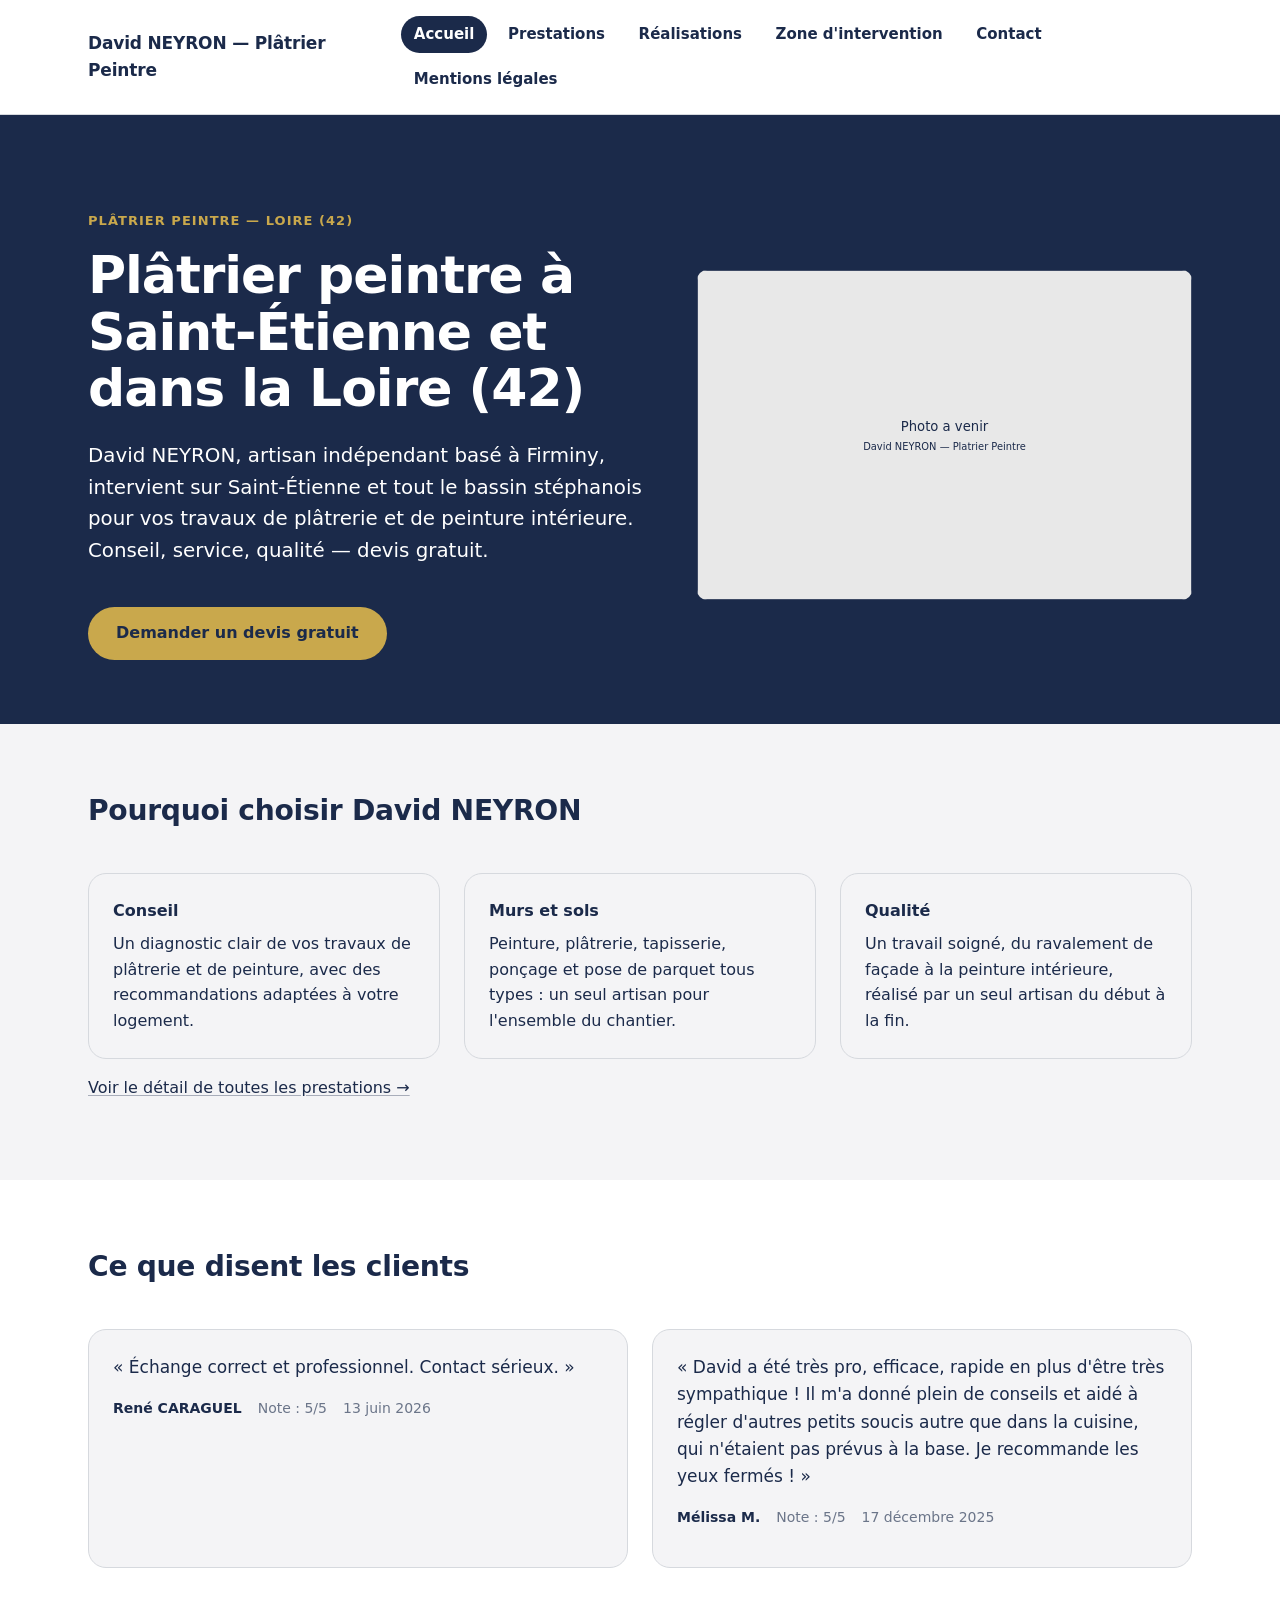
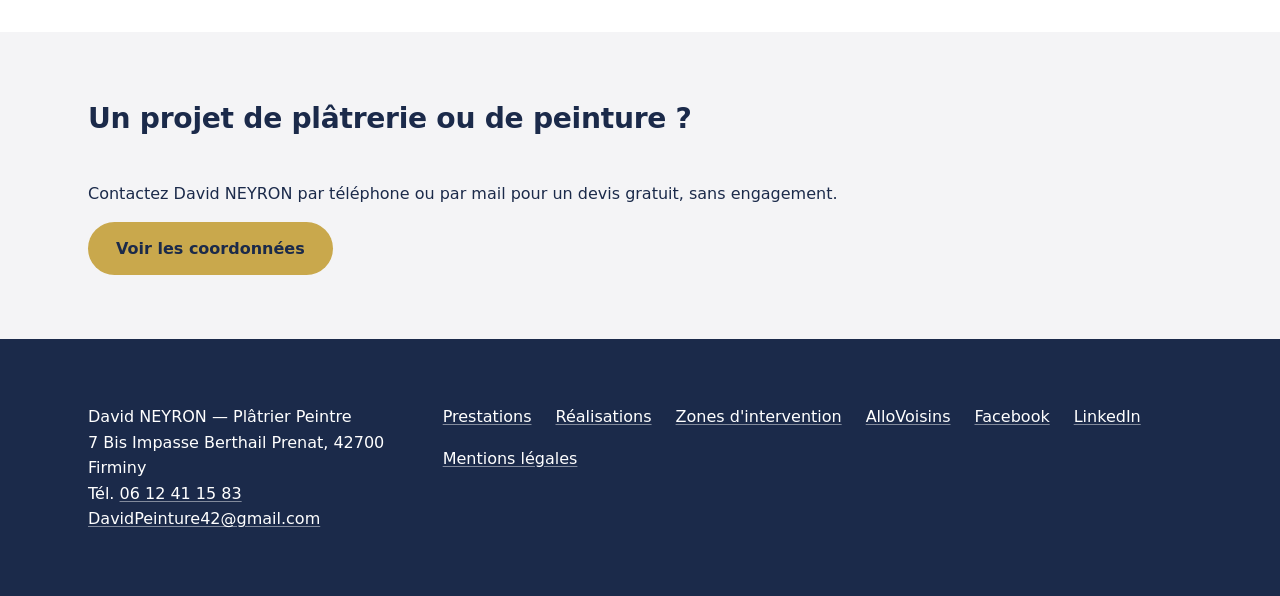
<file: index.html>
<!DOCTYPE html>
<html lang="fr">
<head>
<meta charset="UTF-8">
<meta name="viewport" content="width=device-width, initial-scale=1.0">
<title>Plâtrier Peintre Saint-Étienne (42) | David NEYRON</title>
<meta name="description" content="David NEYRON, plâtrier peintre indépendant à Firminy, intervient à Saint-Étienne et dans tout le bassin stéphanois. Conseil, service, qualité. Devis gratuit.">
<link rel="canonical" href="https://davidpeinture42.github.io/">
<link rel="icon" type="image/svg+xml" href="images/favicon.svg">
<link rel="stylesheet" href="css/style.css">
<meta property="og:type" content="website">
<meta property="og:title" content="Plâtrier Peintre Saint-Étienne (42) | David NEYRON">
<meta property="og:description" content="Plâtrier peintre indépendant à Firminy (42), intervenant sur Saint-Étienne et le bassin stéphanois. Conseil, service, qualité. Devis gratuit.">
<meta property="og:url" content="https://davidpeinture42.github.io/">
<meta property="og:image" content="https://davidpeinture42.github.io/images/hero.svg">
<meta property="og:locale" content="fr_FR">
<meta name="twitter:card" content="summary">
<meta name="twitter:title" content="Plâtrier Peintre Saint-Étienne (42) | David NEYRON">
<meta name="twitter:description" content="Plâtrier peintre indépendant à Firminy (42), intervenant sur Saint-Étienne et le bassin stéphanois. Devis gratuit.">
<script type="application/ld+json">
{
  "@context": "https://schema.org",
  "@type": "HomeAndConstructionBusiness",
  "name": "David NEYRON - Plâtrier Peintre",
  "image": "https://davidpeinture42.github.io/images/hero.svg",
  "url": "https://davidpeinture42.github.io/",
  "telephone": "+33612411583",
  "email": "DavidPeinture42@gmail.com",
  "description": "Plâtrier peintre indépendant basé à Firminy, intervenant à Saint-Étienne et dans le bassin stéphanois. Conseil, service, qualité, devis gratuit.",
  "address": {
    "@type": "PostalAddress",
    "streetAddress": "7 Bis Impasse Berthail Prenat",
    "postalCode": "42700",
    "addressLocality": "Firminy",
    "addressCountry": "FR"
  },
  "foundingDate": "2021-03",
  "taxID": "89803024200017",
  "areaServed": [
    { "@type": "City", "name": "Saint-Étienne" },
    { "@type": "City", "name": "Firminy" },
    { "@type": "City", "name": "Rive-de-Gier" },
    { "@type": "City", "name": "Saint-Chamond" },
    { "@type": "City", "name": "Le Chambon-Feugerolles" },
    { "@type": "City", "name": "Unieux" },
    { "@type": "City", "name": "La Ricamarie" },
    { "@type": "City", "name": "Roche-la-Molière" },
    { "@type": "City", "name": "Saint-Just-Saint-Rambert" },
    { "@type": "City", "name": "Villars" }
  ],
  "sameAs": [
    "https://www.allovoisins.com/p/neyrondavid",
    "https://www.facebook.com/david.peinture.616060",
    "https://www.linkedin.com/in/david-neyron-6ab323172/"
  ],
  "aggregateRating": {
    "@type": "AggregateRating",
    "ratingValue": "5",
    "bestRating": "5",
    "reviewCount": "2"
  },
  "review": [
    {
      "@type": "Review",
      "author": { "@type": "Person", "name": "René CARAGUEL" },
      "datePublished": "2026-06-13",
      "reviewRating": { "@type": "Rating", "ratingValue": "5", "bestRating": "5" },
      "reviewBody": "Échange correct et professionnel. Contact sérieux."
    },
    {
      "@type": "Review",
      "author": { "@type": "Person", "name": "Mélissa M." },
      "datePublished": "2025-12-17",
      "reviewRating": { "@type": "Rating", "ratingValue": "5", "bestRating": "5" },
      "reviewBody": "David a été très pro, efficace, rapide en plus d'être très sympathique. Il a donné plein de conseils et aidé à régler d'autres petits soucis non prévus à la base."
    }
  ]
}
</script>
</head>
<body>
<a class="skip-link" href="#main">Aller au contenu principal</a>
<header class="siteHeader">
  <div class="wrapper siteHeader__inner">
    <a class="siteHeader__brand" href="index.html">David NEYRON — Plâtrier Peintre</a>
    <nav aria-label="Navigation principale">
      <ul class="siteNav__list">
        <li><a class="siteNav__link" href="index.html" aria-current="page">Accueil</a></li>
        <li><a class="siteNav__link" href="prestations.html">Prestations</a></li>
        <li><a class="siteNav__link" href="interventions.html">Réalisations</a></li>
        <li><a class="siteNav__link" href="zones.html">Zone d'intervention</a></li>
        <li><a class="siteNav__link" href="contact.html">Contact</a></li>
        <li><a class="siteNav__link" href="mentions-legales.html">Mentions légales</a></li>
      </ul>
    </nav>
  </div>
</header>
<main id="main">
  <section class="hero hero--withMedia">
    <div class="wrapper hero__inner">
      <div class="hero__content">
        <p class="eyebrow">Plâtrier peintre — Loire (42)</p>
        <h1 class="hero__title">Plâtrier peintre à Saint-Étienne et dans la Loire (42)</h1>
        <p class="hero__lead">David NEYRON, artisan indépendant basé à Firminy, intervient sur Saint-Étienne et tout le bassin stéphanois pour vos travaux de plâtrerie et de peinture intérieure. Conseil, service, qualité — devis gratuit.</p>
        <a class="btn" href="contact.html">Demander un devis gratuit</a>
      </div>
      <div class="hero__media">
        <picture>
          <img src="images/hero.svg" alt="David NEYRON, plâtrier peintre, sur un chantier de rénovation à Firminy" width="1200" height="800" loading="eager" fetchpriority="high">
        </picture>
      </div>
    </div>
  </section>

  <section class="section section--tint" aria-labelledby="atouts-title">
    <div class="wrapper">
      <h2 class="section__title" id="atouts-title">Pourquoi choisir David NEYRON</h2>
      <ul class="valueList">
        <li class="tile valueList__item">
          <span class="valueList__term">Conseil</span>
          Un diagnostic clair de vos travaux de plâtrerie et de peinture, avec des recommandations adaptées à votre logement.
        </li>
        <li class="tile valueList__item">
          <span class="valueList__term">Murs et sols</span>
          Peinture, plâtrerie, tapisserie, ponçage et pose de parquet tous types : un seul artisan pour l'ensemble du chantier.
        </li>
        <li class="tile valueList__item">
          <span class="valueList__term">Qualité</span>
          Un travail soigné, du ravalement de façade à la peinture intérieure, réalisé par un seul artisan du début à la fin.
        </li>
      </ul>
      <p><a href="prestations.html">Voir le détail de toutes les prestations →</a></p>
    </div>
  </section>

  <section class="section wrapper" aria-labelledby="avis-title">
    <h2 class="section__title" id="avis-title">Ce que disent les clients</h2>
    <ul class="testimonialList">
      <li class="tile testimonial">
        <p class="testimonial__quote">« Échange correct et professionnel. Contact sérieux. »</p>
        <p class="testimonial__meta">
          <span class="testimonial__author">René CARAGUEL</span>
          <span class="testimonial__rating">Note : 5/5</span>
          <span>13 juin 2026</span>
        </p>
      </li>
      <li class="tile testimonial">
        <p class="testimonial__quote">« David a été très pro, efficace, rapide en plus d'être très sympathique ! Il m'a donné plein de conseils et aidé à régler d'autres petits soucis autre que dans la cuisine, qui n'étaient pas prévus à la base. Je recommande les yeux fermés ! »</p>
        <p class="testimonial__meta">
          <span class="testimonial__author">Mélissa M.</span>
          <span class="testimonial__rating">Note : 5/5</span>
          <span>17 décembre 2025</span>
        </p>
      </li>
    </ul>
  </section>

  <section class="section section--tint" aria-labelledby="cta-title">
    <div class="wrapper">
      <h2 class="section__title" id="cta-title">Un projet de plâtrerie ou de peinture ?</h2>
      <p>Contactez David NEYRON par téléphone ou par mail pour un devis gratuit, sans engagement.</p>
      <a class="btn" href="contact.html">Voir les coordonnées</a>
    </div>
  </section>
</main>
<footer class="siteFooter">
  <div class="wrapper siteFooter__inner">
    <address class="siteFooter__nap">
      David NEYRON — Plâtrier Peintre<br>
      7 Bis Impasse Berthail Prenat, 42700 Firminy<br>
      Tél. <a href="tel:+33612411583">06 12 41 15 83</a><br>
      <a href="mailto:DavidPeinture42@gmail.com">DavidPeinture42@gmail.com</a>
    </address>
    <ul class="siteFooter__nav">
      <li><a href="prestations.html">Prestations</a></li>
      <li><a href="interventions.html">Réalisations</a></li>
      <li><a href="zones.html">Zones d'intervention</a></li>
      <li><a href="https://www.allovoisins.com/p/neyrondavid">AlloVoisins</a></li>
      <li><a href="https://www.facebook.com/david.peinture.616060">Facebook</a></li>
      <li><a href="https://www.linkedin.com/in/david-neyron-6ab323172/">LinkedIn</a></li>
      <li><a href="mentions-legales.html">Mentions légales</a></li>
    </ul>
  </div>
</footer>
</body>
</html>
</file>
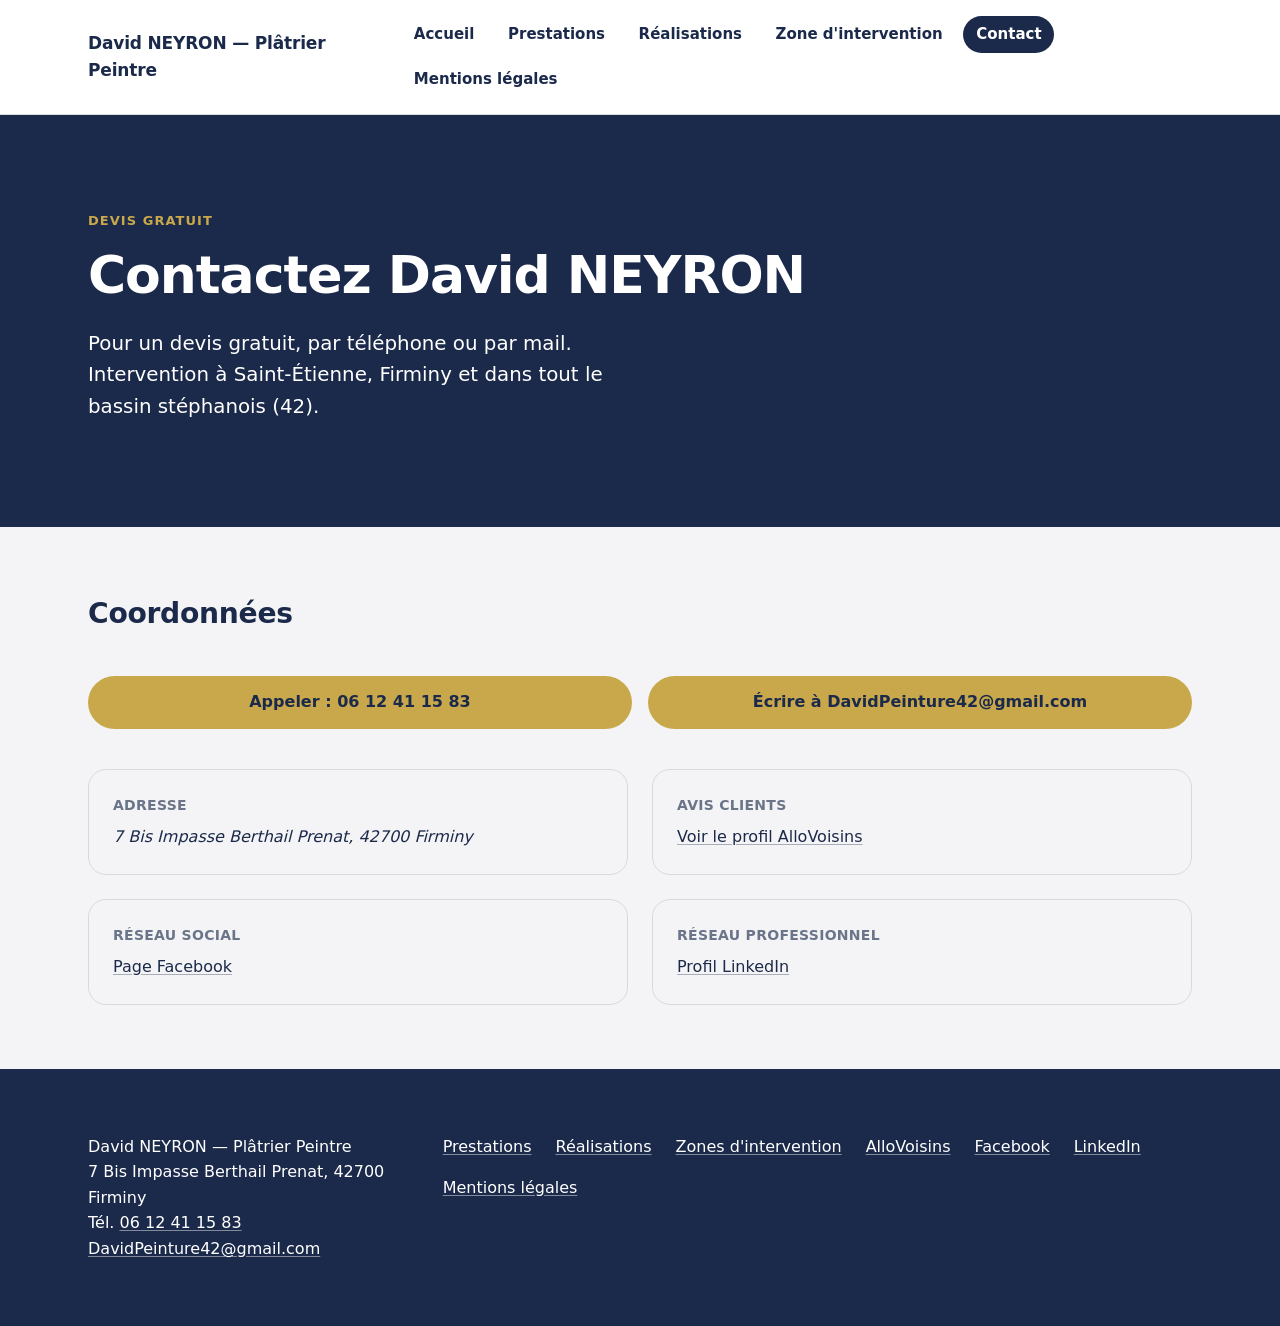
<file: contact.html>
<!DOCTYPE html>
<html lang="fr">
<head>
<meta charset="UTF-8">
<meta name="viewport" content="width=device-width, initial-scale=1.0">
<title>Contact | David NEYRON, Plâtrier Peintre Saint-Étienne (42)</title>
<meta name="description" content="Contactez David NEYRON, plâtrier peintre à Firminy, par téléphone ou par mail pour un devis gratuit à Saint-Étienne et dans la Loire (42).">
<link rel="canonical" href="https://davidpeinture42.github.io/contact.html">
<link rel="icon" type="image/svg+xml" href="images/favicon.svg">
<link rel="stylesheet" href="css/style.css">
<meta property="og:type" content="website">
<meta property="og:title" content="Contact | David NEYRON, Plâtrier Peintre">
<meta property="og:description" content="Téléphone, mail et adresse de David NEYRON, plâtrier peintre à Firminy (42).">
<meta property="og:url" content="https://davidpeinture42.github.io/contact.html">
<meta property="og:image" content="https://davidpeinture42.github.io/images/hero.svg">
<meta property="og:locale" content="fr_FR">
<meta name="twitter:card" content="summary">
<meta name="twitter:title" content="Contact | David NEYRON, Plâtrier Peintre">
<meta name="twitter:description" content="Téléphone, mail et adresse de David NEYRON, plâtrier peintre à Firminy (42).">
</head>
<body>
<a class="skip-link" href="#main">Aller au contenu principal</a>
<header class="siteHeader">
  <div class="wrapper siteHeader__inner">
    <a class="siteHeader__brand" href="index.html">David NEYRON — Plâtrier Peintre</a>
    <nav aria-label="Navigation principale">
      <ul class="siteNav__list">
        <li><a class="siteNav__link" href="index.html">Accueil</a></li>
        <li><a class="siteNav__link" href="prestations.html">Prestations</a></li>
        <li><a class="siteNav__link" href="interventions.html">Réalisations</a></li>
        <li><a class="siteNav__link" href="zones.html">Zone d'intervention</a></li>
        <li><a class="siteNav__link" href="contact.html" aria-current="page">Contact</a></li>
        <li><a class="siteNav__link" href="mentions-legales.html">Mentions légales</a></li>
      </ul>
    </nav>
  </div>
</header>
<main id="main">
  <section class="hero">
    <div class="wrapper hero__inner">
      <div class="hero__content">
        <p class="eyebrow">Devis gratuit</p>
        <h1 class="hero__title">Contactez David NEYRON</h1>
        <p class="hero__lead">Pour un devis gratuit, par téléphone ou par mail. Intervention à Saint-Étienne, Firminy et dans tout le bassin stéphanois (42).</p>
      </div>
    </div>
  </section>

  <section class="section section--tint" aria-label="Coordonnées">
    <div class="wrapper">
      <h2 class="section__title">Coordonnées</h2>

      <div class="contactPrimary">
        <a class="btn contactPrimary__action" href="tel:+33612411583">Appeler : 06 12 41 15 83</a>
        <a class="btn contactPrimary__action" href="mailto:DavidPeinture42@gmail.com">Écrire à DavidPeinture42@gmail.com</a>
      </div>

      <ul class="contactList">
        <li class="tile contactList__item">
          <span class="contactList__label">Adresse</span>
          <address>7 Bis Impasse Berthail Prenat, 42700 Firminy</address>
        </li>
        <li class="tile contactList__item">
          <span class="contactList__label">Avis clients</span>
          <a href="https://www.allovoisins.com/p/neyrondavid">Voir le profil AlloVoisins</a>
        </li>
        <li class="tile contactList__item">
          <span class="contactList__label">Réseau social</span>
          <a href="https://www.facebook.com/david.peinture.616060">Page Facebook</a>
        </li>
        <li class="tile contactList__item">
          <span class="contactList__label">Réseau professionnel</span>
          <a href="https://www.linkedin.com/in/david-neyron-6ab323172/">Profil LinkedIn</a>
        </li>
      </ul>
    </div>
  </section>
</main>
<footer class="siteFooter">
  <div class="wrapper siteFooter__inner">
    <address class="siteFooter__nap">
      David NEYRON — Plâtrier Peintre<br>
      7 Bis Impasse Berthail Prenat, 42700 Firminy<br>
      Tél. <a href="tel:+33612411583">06 12 41 15 83</a><br>
      <a href="mailto:DavidPeinture42@gmail.com">DavidPeinture42@gmail.com</a>
    </address>
    <ul class="siteFooter__nav">
      <li><a href="prestations.html">Prestations</a></li>
      <li><a href="interventions.html">Réalisations</a></li>
      <li><a href="zones.html">Zones d'intervention</a></li>
      <li><a href="https://www.allovoisins.com/p/neyrondavid">AlloVoisins</a></li>
      <li><a href="https://www.facebook.com/david.peinture.616060">Facebook</a></li>
      <li><a href="https://www.linkedin.com/in/david-neyron-6ab323172/">LinkedIn</a></li>
      <li><a href="mentions-legales.html">Mentions légales</a></li>
    </ul>
  </div>
</footer>
</body>
</html>
</file>
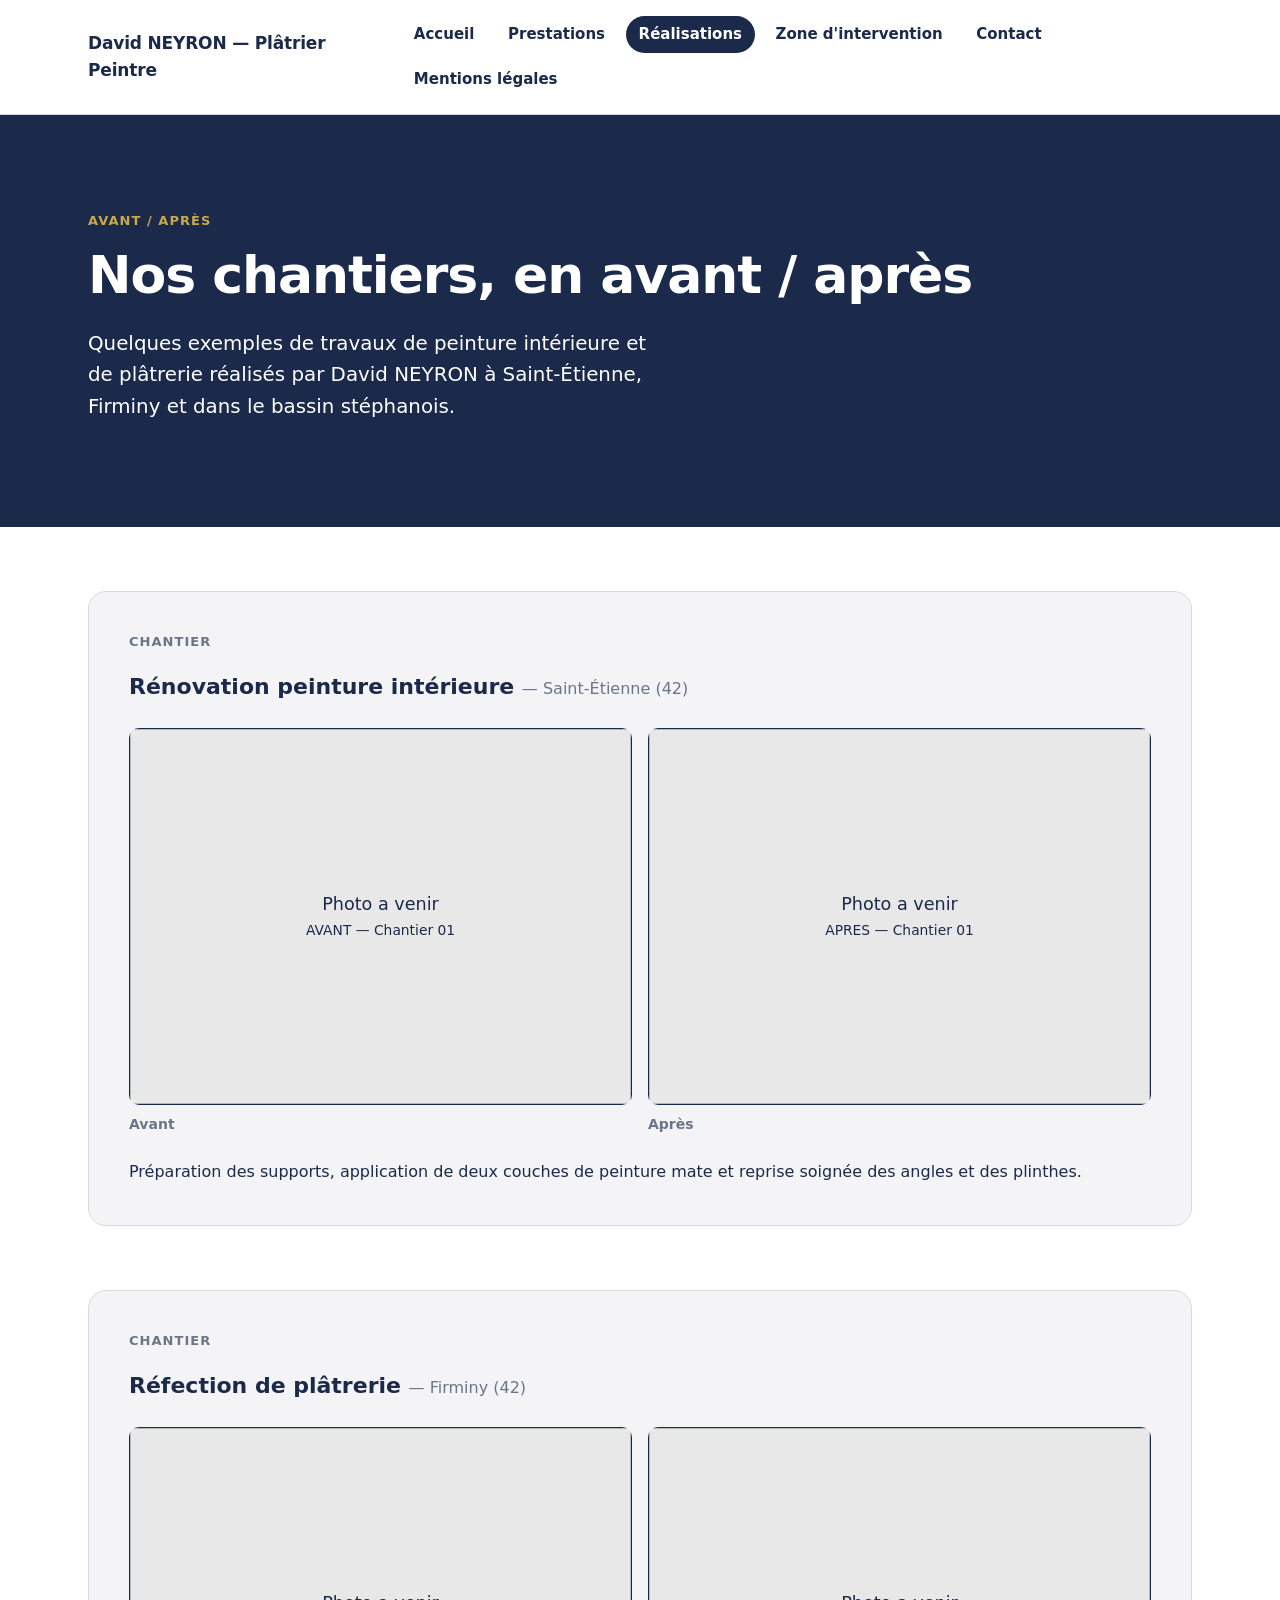
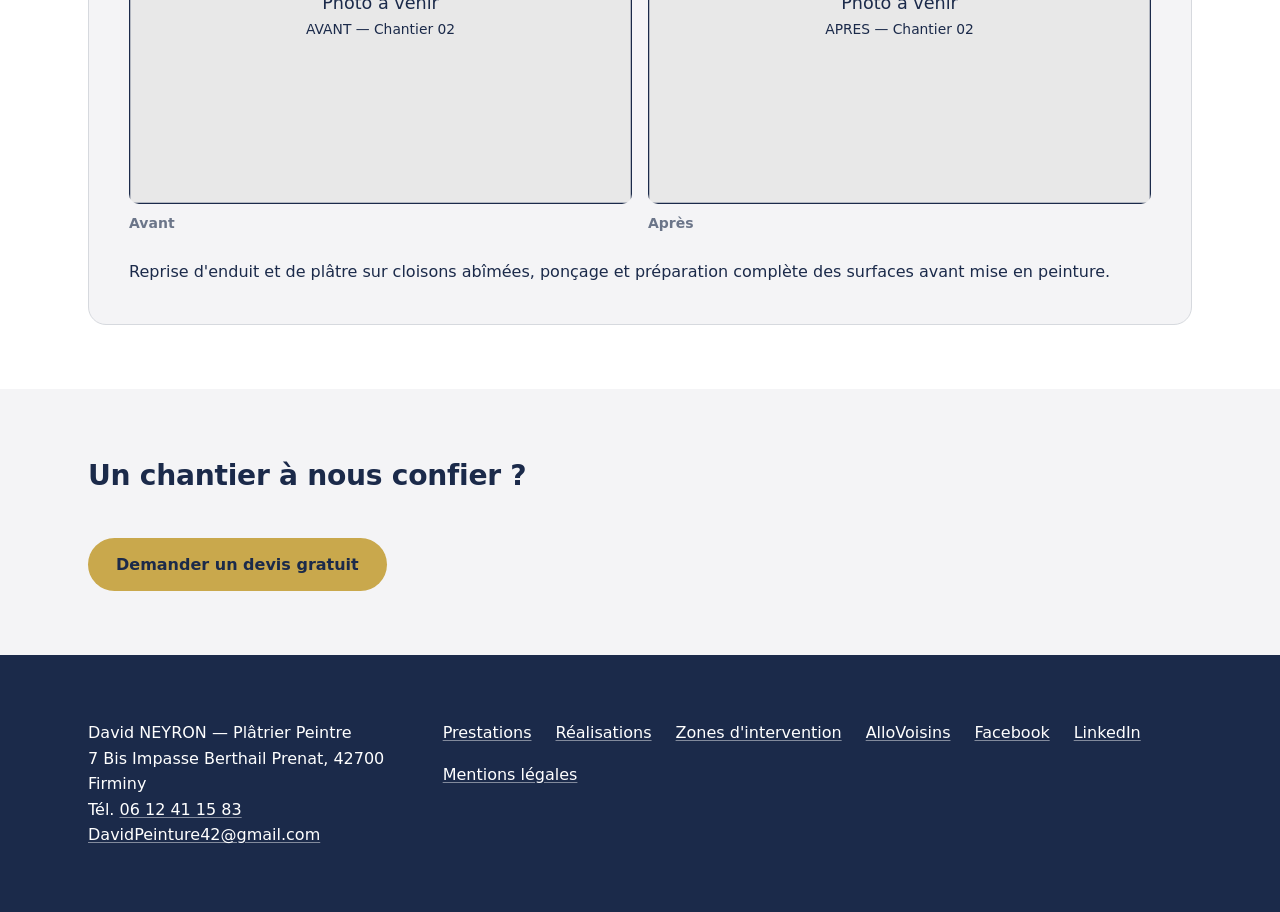
<file: interventions.html>
<!DOCTYPE html>
<html lang="fr">
<head>
<meta charset="UTF-8">
<meta name="viewport" content="width=device-width, initial-scale=1.0">
<title>Réalisations Avant / Après | Plâtrier Peintre Saint-Étienne (42)</title>
<meta name="description" content="Découvrez les chantiers de peinture intérieure et de plâtrerie réalisés par David NEYRON à Saint-Étienne, Firminy et dans la Loire (42), en photos avant/après.">
<link rel="canonical" href="https://davidpeinture42.github.io/interventions.html">
<link rel="icon" type="image/svg+xml" href="images/favicon.svg">
<link rel="stylesheet" href="css/style.css">
<meta property="og:type" content="website">
<meta property="og:title" content="Réalisations Avant / Après | David NEYRON">
<meta property="og:description" content="Chantiers de peinture intérieure et de plâtrerie réalisés à Saint-Étienne, Firminy et dans la Loire (42).">
<meta property="og:url" content="https://davidpeinture42.github.io/interventions.html">
<meta property="og:image" content="https://davidpeinture42.github.io/images/hero.svg">
<meta property="og:locale" content="fr_FR">
<meta name="twitter:card" content="summary">
<meta name="twitter:title" content="Réalisations Avant / Après | David NEYRON">
<meta name="twitter:description" content="Chantiers de peinture intérieure et de plâtrerie réalisés à Saint-Étienne, Firminy et dans la Loire (42).">
</head>
<body>
<a class="skip-link" href="#main">Aller au contenu principal</a>
<header class="siteHeader">
  <div class="wrapper siteHeader__inner">
    <a class="siteHeader__brand" href="index.html">David NEYRON — Plâtrier Peintre</a>
    <nav aria-label="Navigation principale">
      <ul class="siteNav__list">
        <li><a class="siteNav__link" href="index.html">Accueil</a></li>
        <li><a class="siteNav__link" href="prestations.html">Prestations</a></li>
        <li><a class="siteNav__link" href="interventions.html" aria-current="page">Réalisations</a></li>
        <li><a class="siteNav__link" href="zones.html">Zone d'intervention</a></li>
        <li><a class="siteNav__link" href="contact.html">Contact</a></li>
        <li><a class="siteNav__link" href="mentions-legales.html">Mentions légales</a></li>
      </ul>
    </nav>
  </div>
</header>
<main id="main">
  <section class="hero">
    <div class="wrapper hero__inner">
      <div class="hero__content">
        <p class="eyebrow">Avant / après</p>
        <h1 class="hero__title">Nos chantiers, en avant / après</h1>
        <p class="hero__lead">Quelques exemples de travaux de peinture intérieure et de plâtrerie réalisés par David NEYRON à Saint-Étienne, Firminy et dans le bassin stéphanois.</p>
      </div>
    </div>
  </section>

  <section class="section wrapper" aria-label="Liste des chantiers">
    <ul class="cardList">
      <li class="card">
        <p class="eyebrow eyebrow--onLight">Chantier</p>
        <h2 class="card__title">Rénovation peinture intérieure <span class="card__location">— Saint-Étienne (42)</span></h2>
        <div class="card__compare">
          <figure class="card__figure">
            <picture>
              <img src="images/chantiers/chantier-01/avant.svg" alt="Salon avant rénovation de la peinture, murs abîmés" width="800" height="600" loading="lazy">
            </picture>
            <figcaption class="card__figcaption">Avant</figcaption>
          </figure>
          <figure class="card__figure">
            <picture>
              <img src="images/chantiers/chantier-01/apres.svg" alt="Salon après rénovation, peinture neuve et finitions soignées" width="800" height="600" loading="lazy">
            </picture>
            <figcaption class="card__figcaption">Après</figcaption>
          </figure>
        </div>
        <p class="card__description">Préparation des supports, application de deux couches de peinture mate et reprise soignée des angles et des plinthes.</p>
      </li>
      <li class="card">
        <p class="eyebrow eyebrow--onLight">Chantier</p>
        <h2 class="card__title">Réfection de plâtrerie <span class="card__location">— Firminy (42)</span></h2>
        <div class="card__compare">
          <figure class="card__figure">
            <picture>
              <img src="images/chantiers/chantier-02/avant.svg" alt="Cloison avant travaux, enduit fissuré et plâtre abîmé" width="800" height="600" loading="lazy">
            </picture>
            <figcaption class="card__figcaption">Avant</figcaption>
          </figure>
          <figure class="card__figure">
            <picture>
              <img src="images/chantiers/chantier-02/apres.svg" alt="Cloison après travaux, enduit lissé prêt à peindre" width="800" height="600" loading="lazy">
            </picture>
            <figcaption class="card__figcaption">Après</figcaption>
          </figure>
        </div>
        <p class="card__description">Reprise d'enduit et de plâtre sur cloisons abîmées, ponçage et préparation complète des surfaces avant mise en peinture.</p>
      </li>
    </ul>
  </section>

  <section class="section section--tint">
    <div class="wrapper">
      <h2 class="section__title">Un chantier à nous confier ?</h2>
      <a class="btn" href="contact.html">Demander un devis gratuit</a>
    </div>
  </section>
</main>
<footer class="siteFooter">
  <div class="wrapper siteFooter__inner">
    <address class="siteFooter__nap">
      David NEYRON — Plâtrier Peintre<br>
      7 Bis Impasse Berthail Prenat, 42700 Firminy<br>
      Tél. <a href="tel:+33612411583">06 12 41 15 83</a><br>
      <a href="mailto:DavidPeinture42@gmail.com">DavidPeinture42@gmail.com</a>
    </address>
    <ul class="siteFooter__nav">
      <li><a href="prestations.html">Prestations</a></li>
      <li><a href="interventions.html">Réalisations</a></li>
      <li><a href="zones.html">Zones d'intervention</a></li>
      <li><a href="https://www.allovoisins.com/p/neyrondavid">AlloVoisins</a></li>
      <li><a href="https://www.facebook.com/david.peinture.616060">Facebook</a></li>
      <li><a href="https://www.linkedin.com/in/david-neyron-6ab323172/">LinkedIn</a></li>
      <li><a href="mentions-legales.html">Mentions légales</a></li>
    </ul>
  </div>
</footer>
</body>
</html>
</file>
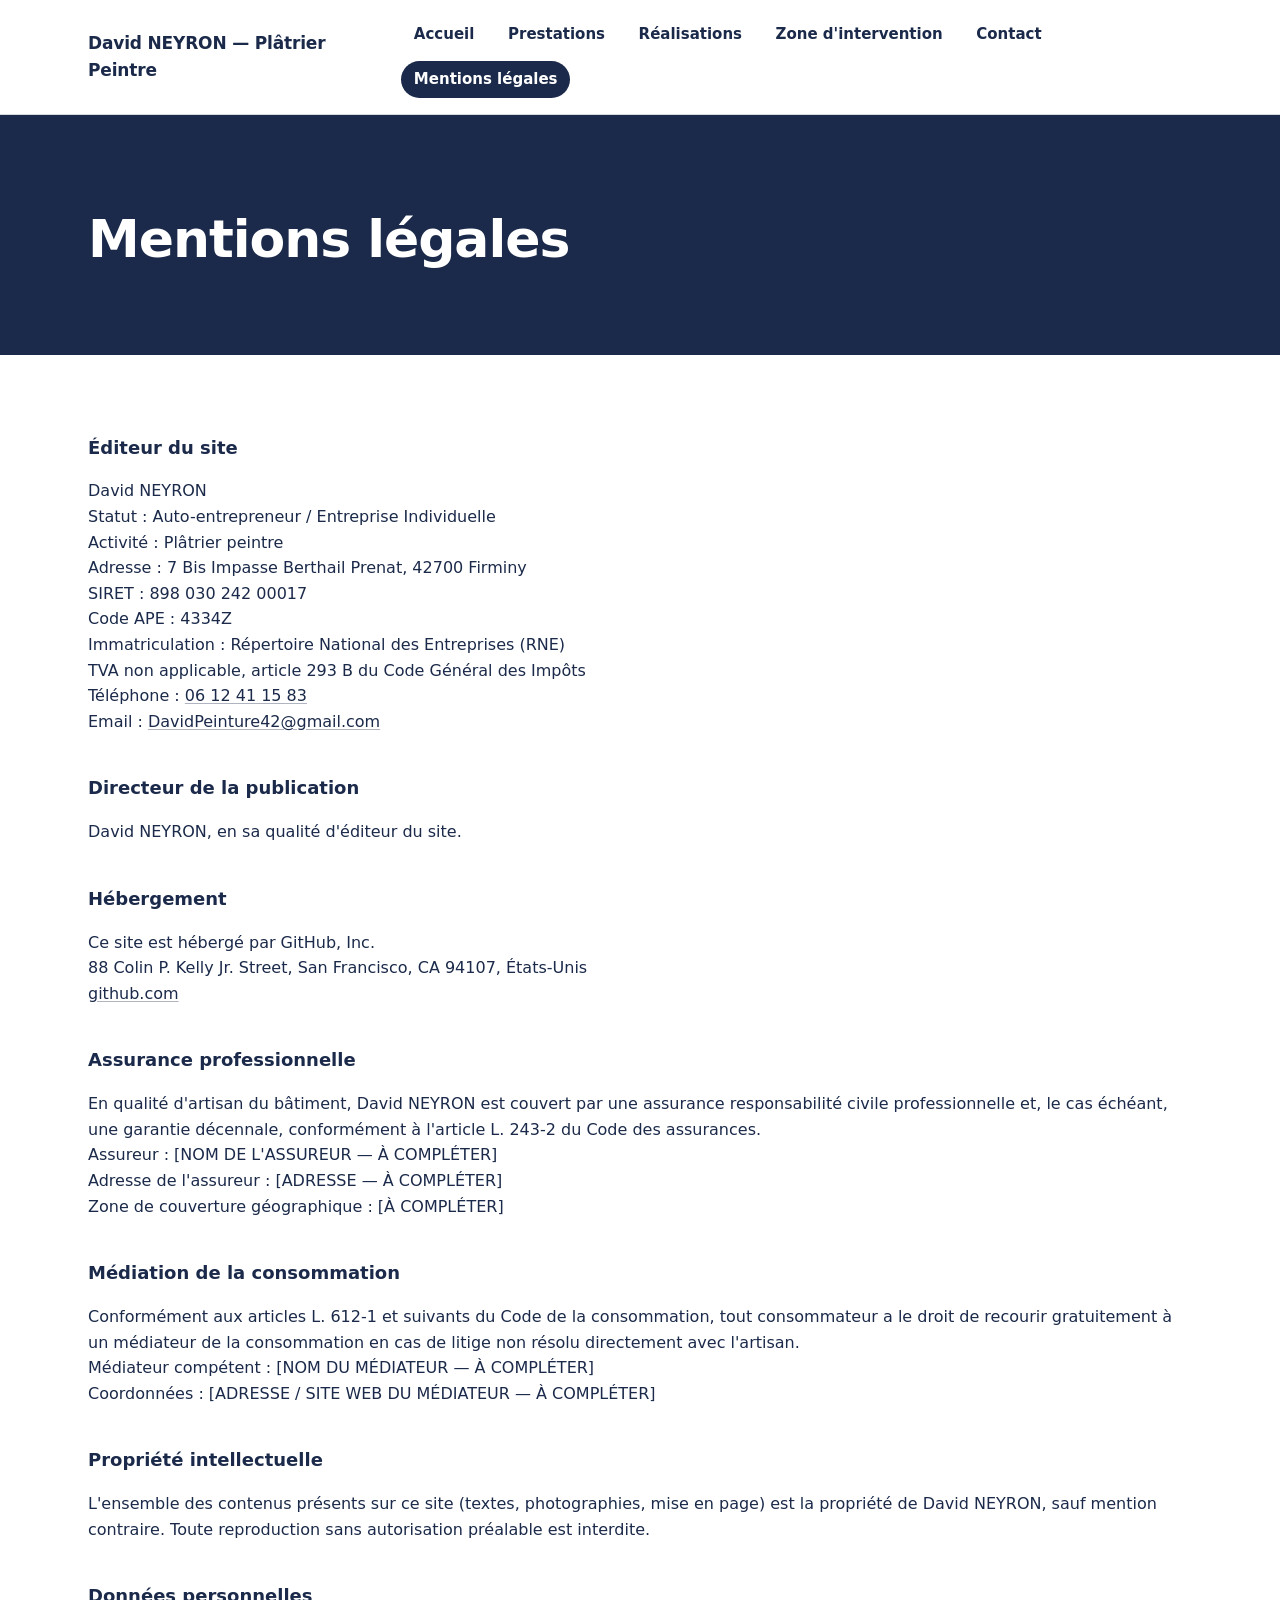
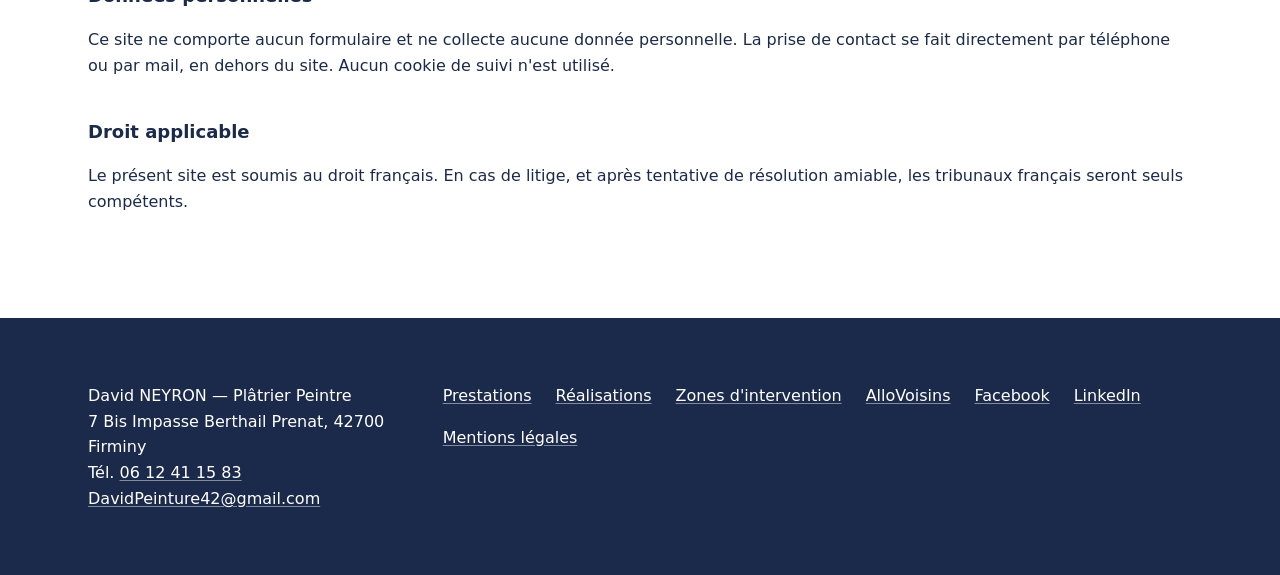
<file: mentions-legales.html>
<!DOCTYPE html>
<html lang="fr">
<head>
<meta charset="UTF-8">
<meta name="viewport" content="width=device-width, initial-scale=1.0">
<title>Mentions légales | David NEYRON, Plâtrier Peintre</title>
<meta name="description" content="Mentions légales du site de David NEYRON, plâtrier peintre auto-entrepreneur à Firminy (42) : éditeur, hébergement, propriété intellectuelle.">
<link rel="canonical" href="https://davidpeinture42.github.io/mentions-legales.html">
<link rel="icon" type="image/svg+xml" href="images/favicon.svg">
<link rel="stylesheet" href="css/style.css">
<meta property="og:type" content="website">
<meta property="og:title" content="Mentions légales | David NEYRON">
<meta property="og:description" content="Informations légales relatives à l'éditeur et à l'hébergement du site davidpeinture42.github.io.">
<meta property="og:url" content="https://davidpeinture42.github.io/mentions-legales.html">
<meta property="og:image" content="https://davidpeinture42.github.io/images/hero.svg">
<meta property="og:locale" content="fr_FR">
<meta name="twitter:card" content="summary">
<meta name="twitter:title" content="Mentions légales | David NEYRON">
<meta name="twitter:description" content="Informations légales relatives à l'éditeur et à l'hébergement du site davidpeinture42.github.io.">
</head>
<body>
<a class="skip-link" href="#main">Aller au contenu principal</a>
<header class="siteHeader">
  <div class="wrapper siteHeader__inner">
    <a class="siteHeader__brand" href="index.html">David NEYRON — Plâtrier Peintre</a>
    <nav aria-label="Navigation principale">
      <ul class="siteNav__list">
        <li><a class="siteNav__link" href="index.html">Accueil</a></li>
        <li><a class="siteNav__link" href="prestations.html">Prestations</a></li>
        <li><a class="siteNav__link" href="interventions.html">Réalisations</a></li>
        <li><a class="siteNav__link" href="zones.html">Zone d'intervention</a></li>
        <li><a class="siteNav__link" href="contact.html">Contact</a></li>
        <li><a class="siteNav__link" href="mentions-legales.html" aria-current="page">Mentions légales</a></li>
      </ul>
    </nav>
  </div>
</header>
<main id="main">
  <section class="hero">
    <div class="wrapper hero__inner">
      <div class="hero__content">
        <h1 class="hero__title">Mentions légales</h1>
      </div>
    </div>
  </section>

  <section class="section wrapper">
    <div class="legal__section">
      <h2 class="legal__sectionTitle">Éditeur du site</h2>
      <p>
        David NEYRON<br>
        Statut : Auto-entrepreneur / Entreprise Individuelle<br>
        Activité : Plâtrier peintre<br>
        Adresse : 7 Bis Impasse Berthail Prenat, 42700 Firminy<br>
        SIRET : 898 030 242 00017<br>
        Code APE : 4334Z<br>
        Immatriculation : Répertoire National des Entreprises (RNE)<br>
        TVA non applicable, article 293 B du Code Général des Impôts<br>
        Téléphone : <a href="tel:+33612411583">06 12 41 15 83</a><br>
        Email : <a href="mailto:DavidPeinture42@gmail.com">DavidPeinture42@gmail.com</a>
      </p>
    </div>

    <div class="legal__section">
      <h2 class="legal__sectionTitle">Directeur de la publication</h2>
      <p>David NEYRON, en sa qualité d'éditeur du site.</p>
    </div>

    <div class="legal__section">
      <h2 class="legal__sectionTitle">Hébergement</h2>
      <p>
        Ce site est hébergé par GitHub, Inc.<br>
        88 Colin P. Kelly Jr. Street, San Francisco, CA 94107, États-Unis<br>
        <a href="https://github.com">github.com</a>
      </p>
    </div>

    <div class="legal__section">
      <h2 class="legal__sectionTitle">Assurance professionnelle</h2>
      <p>
        En qualité d'artisan du bâtiment, David NEYRON est couvert par une assurance responsabilité civile professionnelle et, le cas échéant, une garantie décennale, conformément à l'article L. 243-2 du Code des assurances.<br>
        Assureur : [NOM DE L'ASSUREUR — À COMPLÉTER]<br>
        Adresse de l'assureur : [ADRESSE — À COMPLÉTER]<br>
        Zone de couverture géographique : [À COMPLÉTER]
      </p>
    </div>

    <div class="legal__section">
      <h2 class="legal__sectionTitle">Médiation de la consommation</h2>
      <p>
        Conformément aux articles L. 612-1 et suivants du Code de la consommation, tout consommateur a le droit de recourir gratuitement à un médiateur de la consommation en cas de litige non résolu directement avec l'artisan.<br>
        Médiateur compétent : [NOM DU MÉDIATEUR — À COMPLÉTER]<br>
        Coordonnées : [ADRESSE / SITE WEB DU MÉDIATEUR — À COMPLÉTER]
      </p>
    </div>

    <div class="legal__section">
      <h2 class="legal__sectionTitle">Propriété intellectuelle</h2>
      <p>L'ensemble des contenus présents sur ce site (textes, photographies, mise en page) est la propriété de David NEYRON, sauf mention contraire. Toute reproduction sans autorisation préalable est interdite.</p>
    </div>

    <div class="legal__section">
      <h2 class="legal__sectionTitle">Données personnelles</h2>
      <p>Ce site ne comporte aucun formulaire et ne collecte aucune donnée personnelle. La prise de contact se fait directement par téléphone ou par mail, en dehors du site. Aucun cookie de suivi n'est utilisé.</p>
    </div>

    <div class="legal__section">
      <h2 class="legal__sectionTitle">Droit applicable</h2>
      <p>Le présent site est soumis au droit français. En cas de litige, et après tentative de résolution amiable, les tribunaux français seront seuls compétents.</p>
    </div>
  </section>
</main>
<footer class="siteFooter">
  <div class="wrapper siteFooter__inner">
    <address class="siteFooter__nap">
      David NEYRON — Plâtrier Peintre<br>
      7 Bis Impasse Berthail Prenat, 42700 Firminy<br>
      Tél. <a href="tel:+33612411583">06 12 41 15 83</a><br>
      <a href="mailto:DavidPeinture42@gmail.com">DavidPeinture42@gmail.com</a>
    </address>
    <ul class="siteFooter__nav">
      <li><a href="prestations.html">Prestations</a></li>
      <li><a href="interventions.html">Réalisations</a></li>
      <li><a href="zones.html">Zones d'intervention</a></li>
      <li><a href="https://www.allovoisins.com/p/neyrondavid">AlloVoisins</a></li>
      <li><a href="https://www.facebook.com/david.peinture.616060">Facebook</a></li>
      <li><a href="https://www.linkedin.com/in/david-neyron-6ab323172/">LinkedIn</a></li>
      <li><a href="mentions-legales.html">Mentions légales</a></li>
    </ul>
  </div>
</footer>
</body>
</html>
</file>
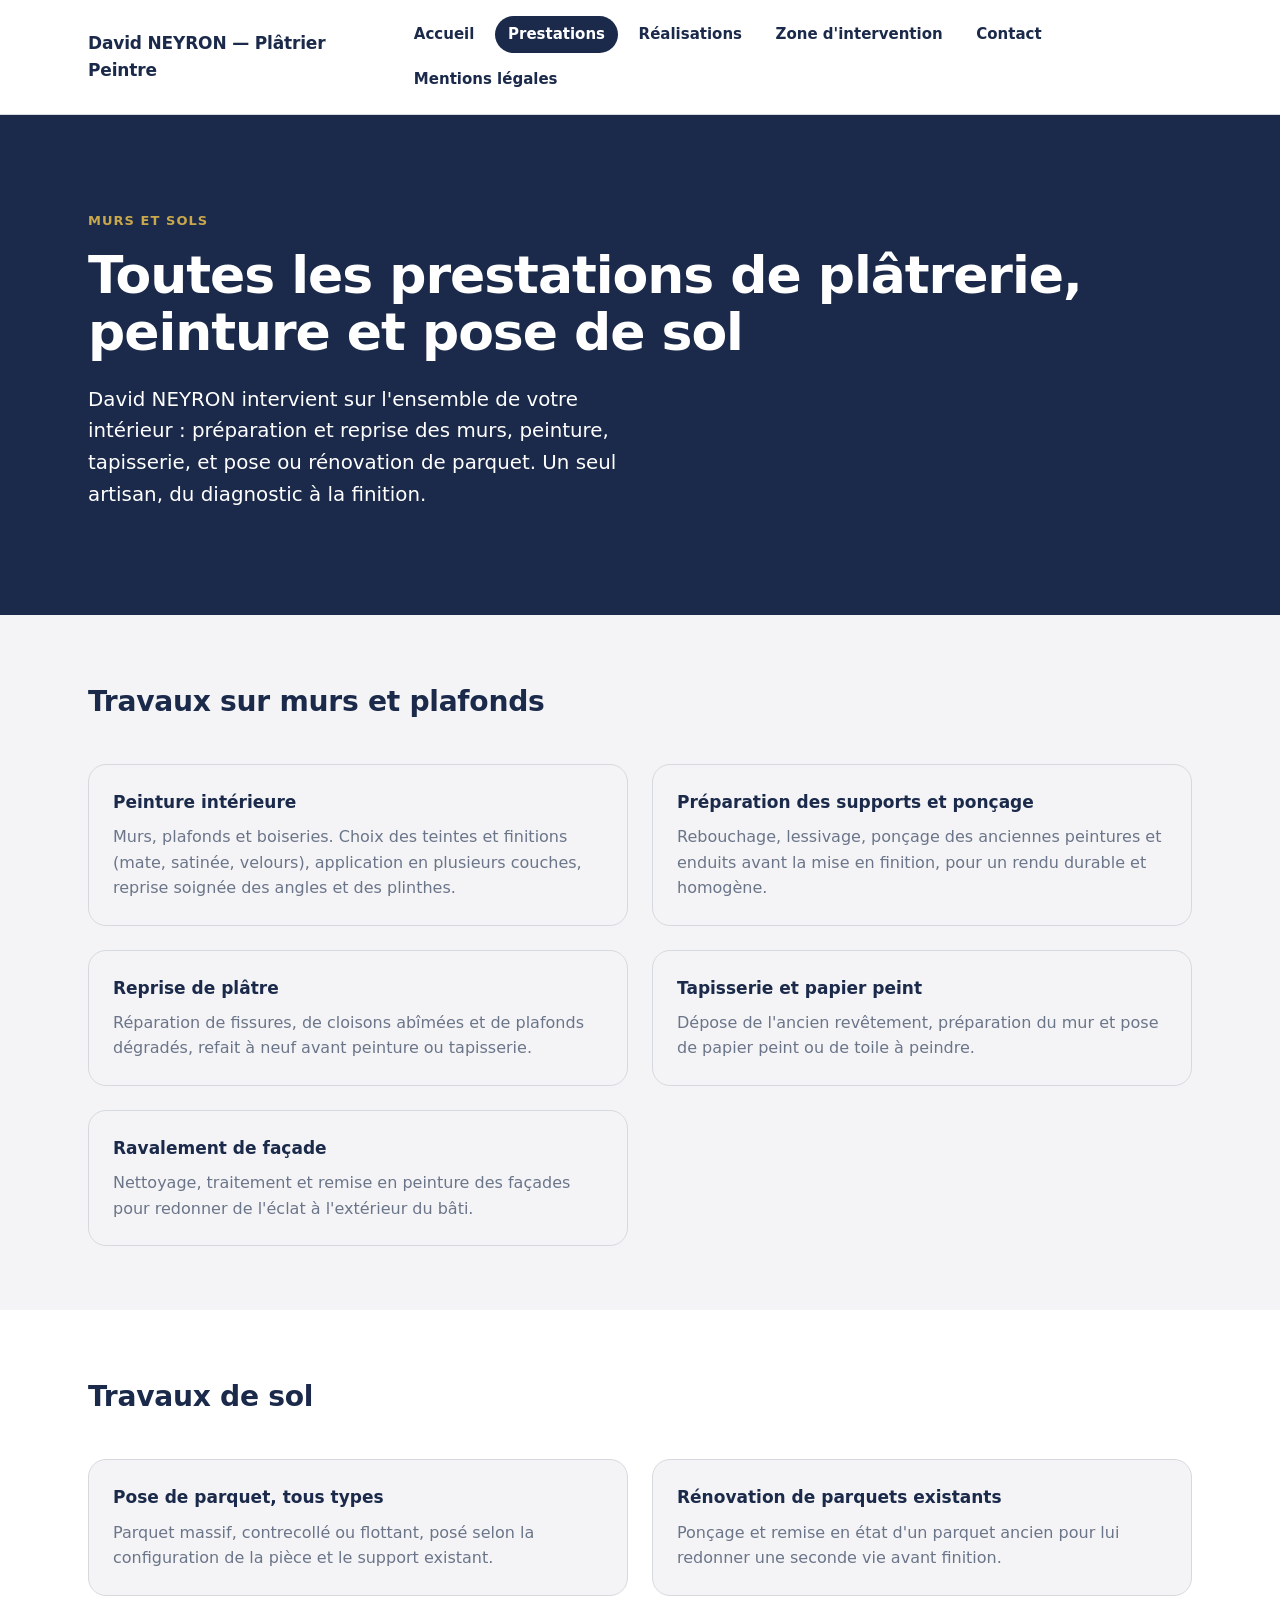
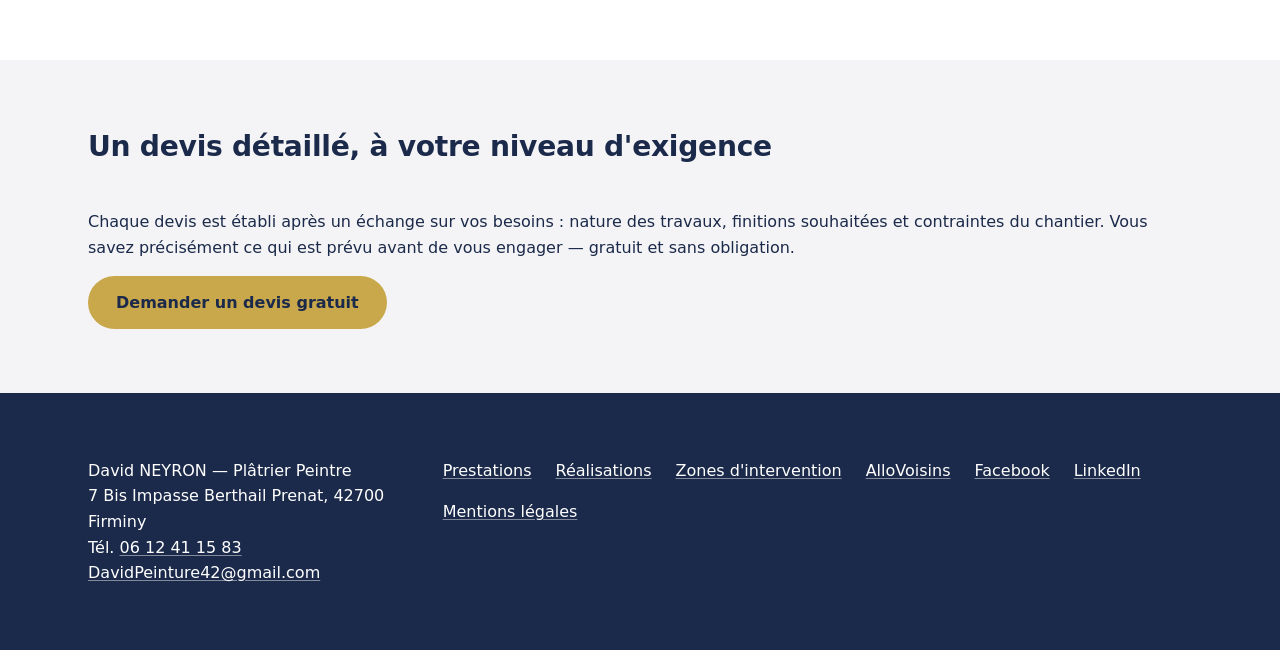
<file: prestations.html>
<!DOCTYPE html>
<html lang="fr">
<head>
<meta charset="UTF-8">
<meta name="viewport" content="width=device-width, initial-scale=1.0">
<title>Prestations — Peinture, Plâtrerie, Tapisserie, Parquet | Saint-Étienne (42)</title>
<meta name="description" content="Peinture intérieure, reprise de plâtre, tapisserie, ponçage, pose de parquet tous types : David NEYRON intervient sur les murs et les sols à Saint-Étienne et dans la Loire (42). Devis gratuit et détaillé.">
<link rel="canonical" href="https://davidpeinture42.github.io/prestations.html">
<link rel="icon" type="image/svg+xml" href="images/favicon.svg">
<link rel="stylesheet" href="css/style.css">
<meta property="og:type" content="website">
<meta property="og:title" content="Prestations | David NEYRON, Plâtrier Peintre">
<meta property="og:description" content="Peinture, plâtrerie, tapisserie et pose de parquet : toutes les prestations murs et sols de David NEYRON à Firminy (42).">
<meta property="og:url" content="https://davidpeinture42.github.io/prestations.html">
<meta property="og:image" content="https://davidpeinture42.github.io/images/hero.svg">
<meta property="og:locale" content="fr_FR">
<meta name="twitter:card" content="summary">
<meta name="twitter:title" content="Prestations | David NEYRON, Plâtrier Peintre">
<meta name="twitter:description" content="Peinture, plâtrerie, tapisserie et pose de parquet : toutes les prestations murs et sols de David NEYRON à Firminy (42).">
</head>
<body>
<a class="skip-link" href="#main">Aller au contenu principal</a>
<header class="siteHeader">
  <div class="wrapper siteHeader__inner">
    <a class="siteHeader__brand" href="index.html">David NEYRON — Plâtrier Peintre</a>
    <nav aria-label="Navigation principale">
      <ul class="siteNav__list">
        <li><a class="siteNav__link" href="index.html">Accueil</a></li>
        <li><a class="siteNav__link" href="prestations.html" aria-current="page">Prestations</a></li>
        <li><a class="siteNav__link" href="interventions.html">Réalisations</a></li>
        <li><a class="siteNav__link" href="zones.html">Zone d'intervention</a></li>
        <li><a class="siteNav__link" href="contact.html">Contact</a></li>
        <li><a class="siteNav__link" href="mentions-legales.html">Mentions légales</a></li>
      </ul>
    </nav>
  </div>
</header>
<main id="main">
  <section class="hero">
    <div class="wrapper hero__inner">
      <div class="hero__content">
        <p class="eyebrow">Murs et sols</p>
        <h1 class="hero__title">Toutes les prestations de plâtrerie, peinture et pose de sol</h1>
        <p class="hero__lead">David NEYRON intervient sur l'ensemble de votre intérieur : préparation et reprise des murs, peinture, tapisserie, et pose ou rénovation de parquet. Un seul artisan, du diagnostic à la finition.</p>
      </div>
    </div>
  </section>

  <section class="section section--tint" aria-labelledby="murs-title">
    <div class="wrapper">
      <h2 class="section__title" id="murs-title">Travaux sur murs et plafonds</h2>
      <ul class="serviceList">
        <li class="tile serviceList__item">
          <h3 class="serviceList__title">Peinture intérieure</h3>
          <p>Murs, plafonds et boiseries. Choix des teintes et finitions (mate, satinée, velours), application en plusieurs couches, reprise soignée des angles et des plinthes.</p>
        </li>
        <li class="tile serviceList__item">
          <h3 class="serviceList__title">Préparation des supports et ponçage</h3>
          <p>Rebouchage, lessivage, ponçage des anciennes peintures et enduits avant la mise en finition, pour un rendu durable et homogène.</p>
        </li>
        <li class="tile serviceList__item">
          <h3 class="serviceList__title">Reprise de plâtre</h3>
          <p>Réparation de fissures, de cloisons abîmées et de plafonds dégradés, refait à neuf avant peinture ou tapisserie.</p>
        </li>
        <li class="tile serviceList__item">
          <h3 class="serviceList__title">Tapisserie et papier peint</h3>
          <p>Dépose de l'ancien revêtement, préparation du mur et pose de papier peint ou de toile à peindre.</p>
        </li>
        <li class="tile serviceList__item">
          <h3 class="serviceList__title">Ravalement de façade</h3>
          <p>Nettoyage, traitement et remise en peinture des façades pour redonner de l'éclat à l'extérieur du bâti.</p>
        </li>
      </ul>
    </div>
  </section>

  <section class="section" aria-labelledby="sols-title">
    <div class="wrapper">
      <h2 class="section__title" id="sols-title">Travaux de sol</h2>
      <ul class="serviceList">
        <li class="tile serviceList__item">
          <h3 class="serviceList__title">Pose de parquet, tous types</h3>
          <p>Parquet massif, contrecollé ou flottant, posé selon la configuration de la pièce et le support existant.</p>
        </li>
        <li class="tile serviceList__item">
          <h3 class="serviceList__title">Rénovation de parquets existants</h3>
          <p>Ponçage et remise en état d'un parquet ancien pour lui redonner une seconde vie avant finition.</p>
        </li>
      </ul>
    </div>
  </section>

  <section class="section section--tint" aria-labelledby="devis-title">
    <div class="wrapper">
      <h2 class="section__title" id="devis-title">Un devis détaillé, à votre niveau d'exigence</h2>
      <p>Chaque devis est établi après un échange sur vos besoins : nature des travaux, finitions souhaitées et contraintes du chantier. Vous savez précisément ce qui est prévu avant de vous engager — gratuit et sans obligation.</p>
      <a class="btn" href="contact.html">Demander un devis gratuit</a>
    </div>
  </section>
</main>
<footer class="siteFooter">
  <div class="wrapper siteFooter__inner">
    <address class="siteFooter__nap">
      David NEYRON — Plâtrier Peintre<br>
      7 Bis Impasse Berthail Prenat, 42700 Firminy<br>
      Tél. <a href="tel:+33612411583">06 12 41 15 83</a><br>
      <a href="mailto:DavidPeinture42@gmail.com">DavidPeinture42@gmail.com</a>
    </address>
    <ul class="siteFooter__nav">
      <li><a href="prestations.html">Prestations</a></li>
      <li><a href="interventions.html">Réalisations</a></li>
      <li><a href="zones.html">Zones d'intervention</a></li>
      <li><a href="https://www.allovoisins.com/p/neyrondavid">AlloVoisins</a></li>
      <li><a href="https://www.facebook.com/david.peinture.616060">Facebook</a></li>
      <li><a href="https://www.linkedin.com/in/david-neyron-6ab323172/">LinkedIn</a></li>
      <li><a href="mentions-legales.html">Mentions légales</a></li>
    </ul>
  </div>
</footer>
</body>
</html>
</file>
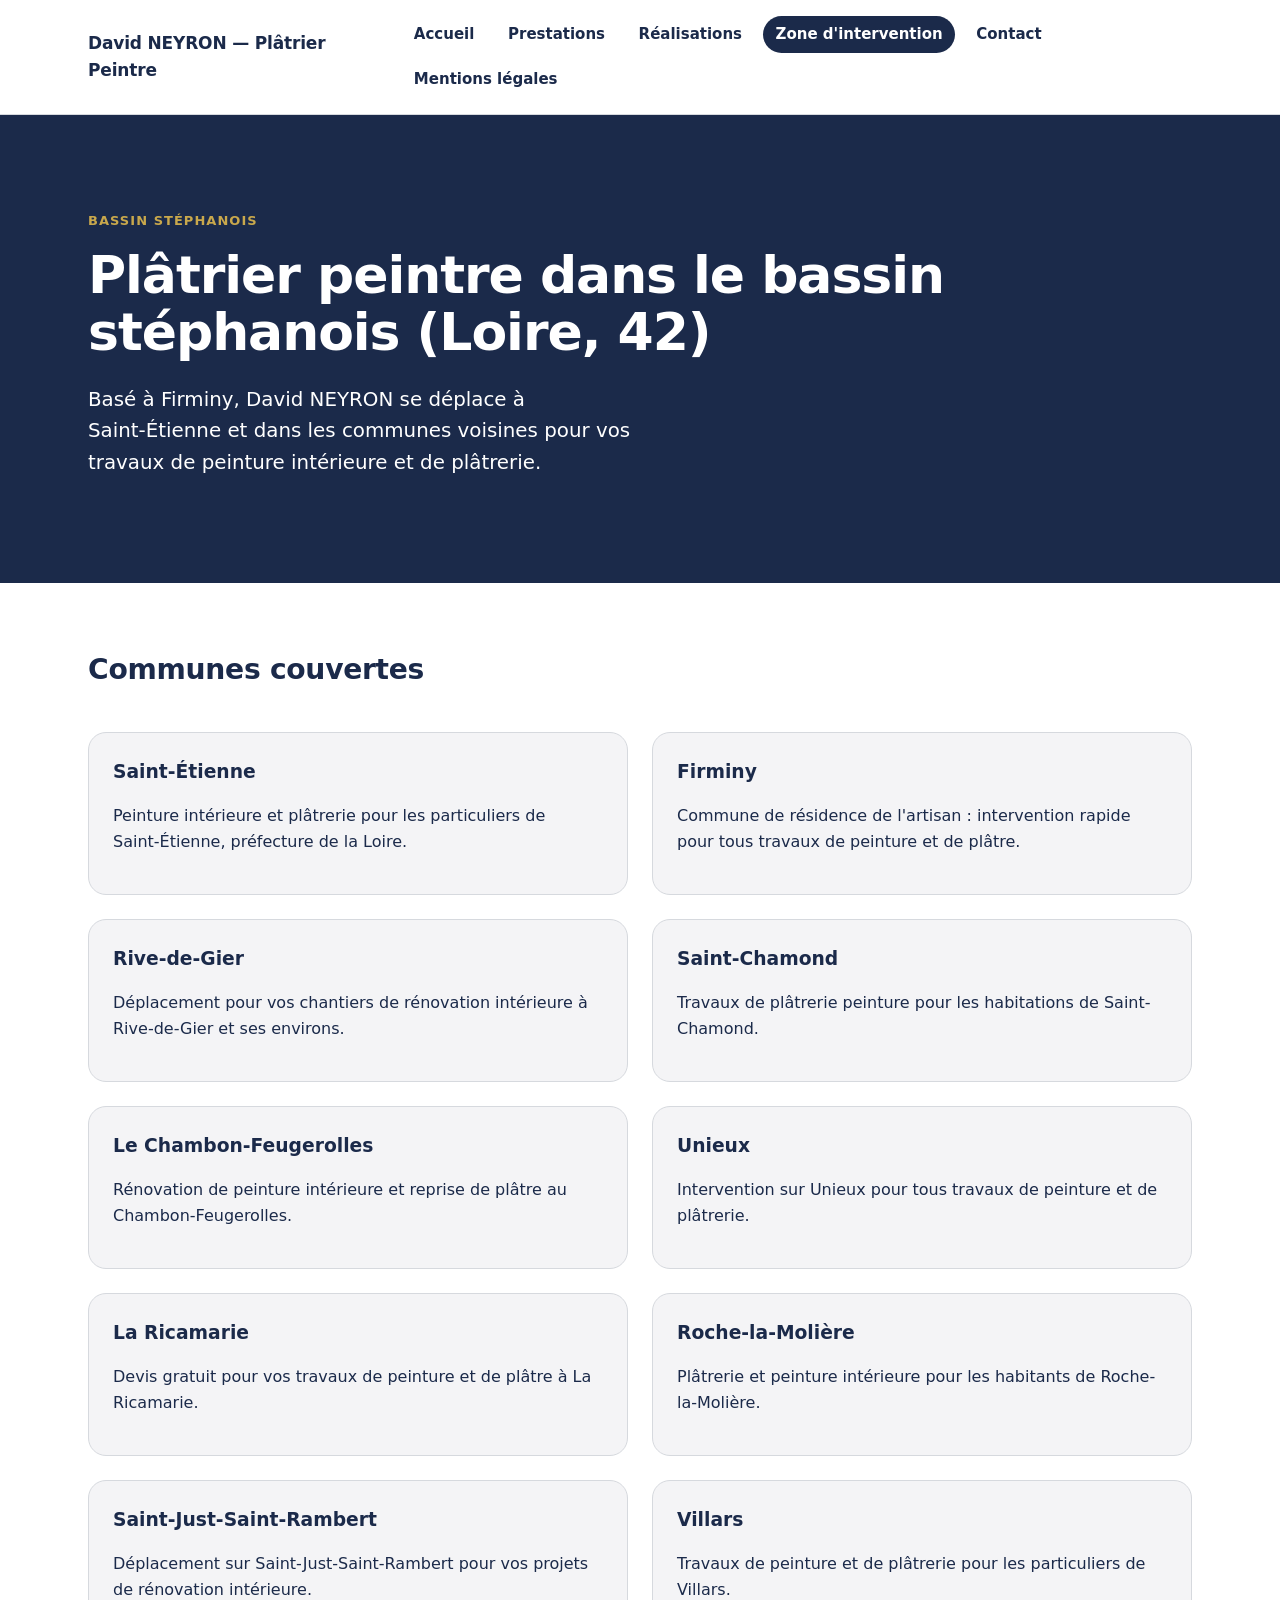
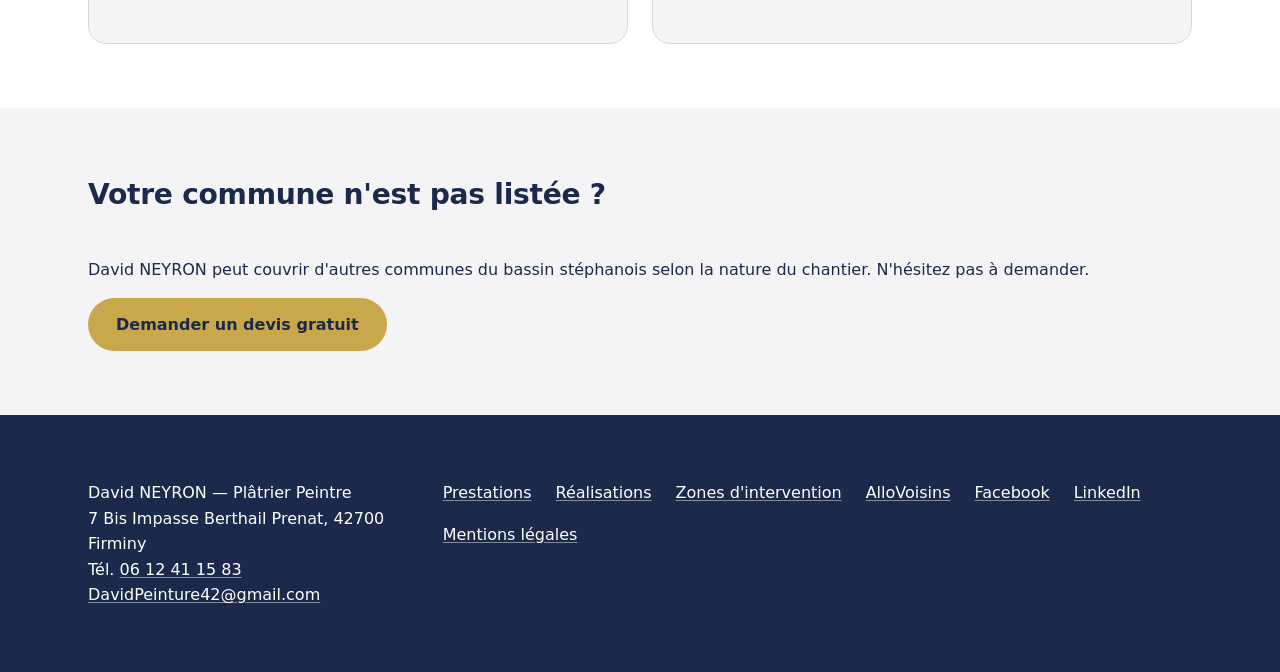
<file: zones.html>
<!DOCTYPE html>
<html lang="fr">
<head>
<meta charset="UTF-8">
<meta name="viewport" content="width=device-width, initial-scale=1.0">
<title>Zone d'intervention | Plâtrier Peintre Bassin Stéphanois (42)</title>
<meta name="description" content="David NEYRON intervient comme plâtrier peintre à Saint-Étienne, Firminy, Rive-de-Gier, Saint-Chamond et dans tout le bassin stéphanois (Loire, 42).">
<link rel="canonical" href="https://davidpeinture42.github.io/zones.html">
<link rel="icon" type="image/svg+xml" href="images/favicon.svg">
<link rel="stylesheet" href="css/style.css">
<meta property="og:type" content="website">
<meta property="og:title" content="Zone d'intervention | Plâtrier Peintre Bassin Stéphanois">
<meta property="og:description" content="Communes couvertes par David NEYRON, plâtrier peintre, dans le bassin stéphanois (Loire, 42).">
<meta property="og:url" content="https://davidpeinture42.github.io/zones.html">
<meta property="og:image" content="https://davidpeinture42.github.io/images/hero.svg">
<meta property="og:locale" content="fr_FR">
<meta name="twitter:card" content="summary">
<meta name="twitter:title" content="Zone d'intervention | Plâtrier Peintre Bassin Stéphanois">
<meta name="twitter:description" content="Communes couvertes par David NEYRON, plâtrier peintre, dans le bassin stéphanois (Loire, 42).">
</head>
<body>
<a class="skip-link" href="#main">Aller au contenu principal</a>
<header class="siteHeader">
  <div class="wrapper siteHeader__inner">
    <a class="siteHeader__brand" href="index.html">David NEYRON — Plâtrier Peintre</a>
    <nav aria-label="Navigation principale">
      <ul class="siteNav__list">
        <li><a class="siteNav__link" href="index.html">Accueil</a></li>
        <li><a class="siteNav__link" href="prestations.html">Prestations</a></li>
        <li><a class="siteNav__link" href="interventions.html">Réalisations</a></li>
        <li><a class="siteNav__link" href="zones.html" aria-current="page">Zone d'intervention</a></li>
        <li><a class="siteNav__link" href="contact.html">Contact</a></li>
        <li><a class="siteNav__link" href="mentions-legales.html">Mentions légales</a></li>
      </ul>
    </nav>
  </div>
</header>
<main id="main">
  <section class="hero">
    <div class="wrapper hero__inner">
      <div class="hero__content">
        <p class="eyebrow">Bassin stéphanois</p>
        <h1 class="hero__title">Plâtrier peintre dans le bassin stéphanois (Loire, 42)</h1>
        <p class="hero__lead">Basé à Firminy, David NEYRON se déplace à Saint-Étienne et dans les communes voisines pour vos travaux de peinture intérieure et de plâtrerie.</p>
      </div>
    </div>
  </section>

  <section class="section wrapper" aria-label="Communes couvertes">
    <h2 class="section__title">Communes couvertes</h2>
    <ul class="zoneList">
      <li class="tile zoneList__item">
        <h3 class="zoneList__name">Saint-Étienne</h3>
        <p>Peinture intérieure et plâtrerie pour les particuliers de Saint-Étienne, préfecture de la Loire.</p>
      </li>
      <li class="tile zoneList__item">
        <h3 class="zoneList__name">Firminy</h3>
        <p>Commune de résidence de l'artisan : intervention rapide pour tous travaux de peinture et de plâtre.</p>
      </li>
      <li class="tile zoneList__item">
        <h3 class="zoneList__name">Rive-de-Gier</h3>
        <p>Déplacement pour vos chantiers de rénovation intérieure à Rive-de-Gier et ses environs.</p>
      </li>
      <li class="tile zoneList__item">
        <h3 class="zoneList__name">Saint-Chamond</h3>
        <p>Travaux de plâtrerie peinture pour les habitations de Saint-Chamond.</p>
      </li>
      <li class="tile zoneList__item">
        <h3 class="zoneList__name">Le Chambon-Feugerolles</h3>
        <p>Rénovation de peinture intérieure et reprise de plâtre au Chambon-Feugerolles.</p>
      </li>
      <li class="tile zoneList__item">
        <h3 class="zoneList__name">Unieux</h3>
        <p>Intervention sur Unieux pour tous travaux de peinture et de plâtrerie.</p>
      </li>
      <li class="tile zoneList__item">
        <h3 class="zoneList__name">La Ricamarie</h3>
        <p>Devis gratuit pour vos travaux de peinture et de plâtre à La Ricamarie.</p>
      </li>
      <li class="tile zoneList__item">
        <h3 class="zoneList__name">Roche-la-Molière</h3>
        <p>Plâtrerie et peinture intérieure pour les habitants de Roche-la-Molière.</p>
      </li>
      <li class="tile zoneList__item">
        <h3 class="zoneList__name">Saint-Just-Saint-Rambert</h3>
        <p>Déplacement sur Saint-Just-Saint-Rambert pour vos projets de rénovation intérieure.</p>
      </li>
      <li class="tile zoneList__item">
        <h3 class="zoneList__name">Villars</h3>
        <p>Travaux de peinture et de plâtrerie pour les particuliers de Villars.</p>
      </li>
    </ul>
  </section>

  <section class="section section--tint">
    <div class="wrapper">
      <h2 class="section__title">Votre commune n'est pas listée ?</h2>
      <p>David NEYRON peut couvrir d'autres communes du bassin stéphanois selon la nature du chantier. N'hésitez pas à demander.</p>
      <a class="btn" href="contact.html">Demander un devis gratuit</a>
    </div>
  </section>
</main>
<footer class="siteFooter">
  <div class="wrapper siteFooter__inner">
    <address class="siteFooter__nap">
      David NEYRON — Plâtrier Peintre<br>
      7 Bis Impasse Berthail Prenat, 42700 Firminy<br>
      Tél. <a href="tel:+33612411583">06 12 41 15 83</a><br>
      <a href="mailto:DavidPeinture42@gmail.com">DavidPeinture42@gmail.com</a>
    </address>
    <ul class="siteFooter__nav">
      <li><a href="prestations.html">Prestations</a></li>
      <li><a href="interventions.html">Réalisations</a></li>
      <li><a href="zones.html">Zones d'intervention</a></li>
      <li><a href="https://www.allovoisins.com/p/neyrondavid">AlloVoisins</a></li>
      <li><a href="https://www.facebook.com/david.peinture.616060">Facebook</a></li>
      <li><a href="https://www.linkedin.com/in/david-neyron-6ab323172/">LinkedIn</a></li>
      <li><a href="mentions-legales.html">Mentions légales</a></li>
    </ul>
  </div>
</footer>
</body>
</html>
</file>
<file: css/style.css>
:root {
  --color-bg: #FFFFFF;
  --color-main: #1B2A4A;
  --color-accent: #C9A84C;
  --color-surface: color-mix(in srgb, var(--color-main) 5%, white);
  --color-border: color-mix(in srgb, var(--color-main) 18%, white);
  --color-muted: color-mix(in srgb, var(--color-main) 65%, white);
  --space-xs: 0.5rem;
  --space-sm: 1rem;
  --space-md: 1.5rem;
  --space-lg: 2.5rem;
  --space-xl: 4rem;
  --space-2xl: 6rem;
  --maxWidth: 72rem;
  --radius: 10px;
  --radius-lg: 18px;
}

* {
  box-sizing: border-box;
}

html {
  -webkit-text-size-adjust: 100%;
}

body {
  margin: 0;
  font-family: system-ui, -apple-system, sans-serif;
  color: var(--color-main);
  background-color: var(--color-bg);
  line-height: 1.6;
}

img {
  max-width: 100%;
  height: auto;
  display: block;
  border-radius: var(--radius);
}

a {
  color: var(--color-main);
  text-decoration: underline;
  text-decoration-color: color-mix(in srgb, var(--color-main) 35%, transparent);
  text-underline-offset: 0.15em;
}

a:hover {
  color: var(--color-accent);
}

a:focus-visible,
button:focus-visible,
.btn:focus-visible {
  outline: 3px solid var(--color-main);
  outline-offset: 3px;
}

.skip-link {
  position: absolute;
  left: -999px;
  top: 0;
  background-color: var(--color-bg);
  color: var(--color-main);
  padding: var(--space-xs) var(--space-sm);
  z-index: 20;
}

.skip-link:focus {
  left: var(--space-sm);
  top: var(--space-sm);
}

.wrapper {
  max-width: var(--maxWidth);
  margin-inline: auto;
  padding-inline: var(--space-md);
}

.eyebrow {
  display: block;
  margin: 0 0 var(--space-sm) 0;
  font-size: 0.8125rem;
  font-weight: 700;
  letter-spacing: 0.08em;
  text-transform: uppercase;
  color: var(--color-accent);
}

.eyebrow--onLight {
  color: var(--color-muted);
}

.siteHeader {
  position: sticky;
  top: 0;
  z-index: 10;
  background-color: var(--color-bg);
  border-bottom: 1px solid var(--color-border);
  padding-block: var(--space-sm);
}

.siteHeader__inner {
  display: flex;
  flex-direction: column;
  gap: var(--space-sm);
}

.siteHeader__brand {
  font-size: 1.0625rem;
  font-weight: 700;
  letter-spacing: -0.01em;
  text-decoration: none;
  color: var(--color-main);
}

.siteNav__list {
  list-style: none;
  margin: 0;
  padding: 0;
  display: flex;
  flex-wrap: wrap;
  gap: var(--space-xs);
  font-size: 0.9375rem;
}

.siteNav__link {
  display: inline-block;
  text-decoration: none;
  color: var(--color-main);
  font-weight: 600;
  padding: 0.4rem 0.8rem;
  border-radius: 999px;
  transition: background-color 0.15s ease, color 0.15s ease;
}

.siteNav__link:hover,
.siteNav__link:focus-visible {
  background-color: var(--color-surface);
  color: var(--color-main);
}

.siteNav__link[aria-current="page"] {
  background-color: var(--color-main);
  color: var(--color-bg);
}

main {
  display: block;
}

.hero {
  background-color: var(--color-main);
  color: var(--color-bg);
}

.hero__inner {
  padding-block: var(--space-2xl) var(--space-xl);
  display: grid;
  gap: var(--space-lg);
}

.hero__title {
  margin: 0 0 var(--space-md) 0;
  font-size: clamp(2rem, 1.45rem + 2.5vw, 3.25rem);
  font-weight: 800;
  letter-spacing: -0.02em;
  line-height: 1.08;
}

.hero__lead {
  margin: 0 0 var(--space-lg) 0;
  max-width: 36rem;
  font-size: clamp(1.0625rem, 1rem + 0.3vw, 1.25rem);
  color: var(--color-bg);
}

.hero__media {
  margin-top: var(--space-sm);
}

@media (min-width: 48rem) {
  .hero--withMedia .hero__inner {
    grid-template-columns: 1.15fr 1fr;
    align-items: center;
  }

  .hero--withMedia .hero__media {
    margin-top: 0;
  }
}

.btn {
  display: inline-block;
  background-color: var(--color-accent);
  color: var(--color-main);
  text-decoration: none;
  font-weight: 700;
  padding: 0.85rem 1.75rem;
  border-radius: 999px;
  transition: background-color 0.15s ease, color 0.15s ease;
}

.btn:hover {
  background-color: var(--color-main);
  color: var(--color-bg);
}

.btn:focus-visible {
  outline: 3px solid var(--color-accent);
  outline-offset: 3px;
}

.section {
  padding-block: var(--space-xl);
}

.section--tint {
  background-color: var(--color-surface);
}

.section__title {
  margin: 0 0 var(--space-lg) 0;
  font-size: clamp(1.375rem, 1.2rem + 0.7vw, 1.875rem);
  font-weight: 800;
  letter-spacing: -0.01em;
}

.tile {
  background-color: var(--color-surface);
  border: 1px solid var(--color-border);
  border-radius: var(--radius-lg);
  padding: var(--space-md);
}

.serviceList {
  display: grid;
  grid-template-columns: 1fr;
  gap: var(--space-md);
  list-style: none;
  margin: 0;
  padding: 0;
}

.serviceList__title {
  margin: 0 0 var(--space-xs) 0;
  font-size: 1.0625rem;
  font-weight: 700;
}

.serviceList__item p {
  margin: 0;
  color: var(--color-muted);
}

.valueList {
  display: grid;
  grid-template-columns: 1fr;
  gap: var(--space-md);
  list-style: none;
  margin: 0;
  padding: 0;
}

.valueList__term {
  display: block;
  font-weight: 700;
  margin-bottom: var(--space-xs);
}

.testimonialList {
  display: grid;
  grid-template-columns: 1fr;
  gap: var(--space-md);
  list-style: none;
  margin: 0;
  padding: 0;
}

.testimonial__quote {
  margin: 0 0 var(--space-sm) 0;
  font-size: 1.0625rem;
}

.testimonial__meta {
  display: flex;
  flex-wrap: wrap;
  gap: var(--space-xs) var(--space-sm);
  font-size: 0.875rem;
  color: var(--color-muted);
}

.testimonial__author {
  font-weight: 700;
  color: var(--color-main);
}

.cardList {
  list-style: none;
  margin: 0;
  padding: 0;
  display: flex;
  flex-direction: column;
  gap: var(--space-xl);
}

.card {
  background-color: var(--color-surface);
  border: 1px solid var(--color-border);
  border-radius: var(--radius-lg);
  padding: var(--space-lg);
}

.card__title {
  margin: 0 0 var(--space-md) 0;
  font-size: 1.375rem;
  font-weight: 800;
}

.card__location {
  font-weight: 400;
  font-size: 1rem;
  color: var(--color-muted);
}

.card__compare {
  display: flex;
  flex-direction: column;
  gap: var(--space-sm);
  margin-bottom: var(--space-md);
}

.card__figure {
  margin: 0;
}

.card__figcaption {
  margin-top: var(--space-xs);
  font-size: 0.875rem;
  font-weight: 700;
  color: var(--color-muted);
}

.card__description {
  margin: 0;
}

.zoneList {
  display: grid;
  grid-template-columns: 1fr;
  gap: var(--space-md);
  list-style: none;
  margin: 0;
  padding: 0;
}

.zoneList__name {
  margin: 0 0 var(--space-xs) 0;
  font-weight: 700;
}

.legal__section {
  margin-bottom: var(--space-lg);
}

.legal__sectionTitle {
  font-size: 1.125rem;
  font-weight: 800;
}

.contactPrimary {
  display: flex;
  flex-direction: column;
  gap: var(--space-sm);
  margin-bottom: var(--space-lg);
}

.contactPrimary__action {
  text-align: center;
}

.contactList {
  display: grid;
  grid-template-columns: 1fr;
  gap: var(--space-md);
  list-style: none;
  margin: 0;
  padding: 0;
}

.contactList__item {
  display: flex;
  flex-direction: column;
  gap: var(--space-xs);
}

.contactList__label {
  font-weight: 700;
  font-size: 0.875rem;
  letter-spacing: 0.02em;
  text-transform: uppercase;
  color: var(--color-muted);
}

.siteFooter {
  border-top: 1px solid var(--color-main);
  background-color: var(--color-main);
  color: var(--color-bg);
}

.siteFooter__inner {
  padding-block: var(--space-xl);
  display: flex;
  flex-direction: column;
  gap: var(--space-lg);
}

.siteFooter a {
  color: var(--color-bg);
  text-decoration-color: color-mix(in srgb, var(--color-bg) 45%, transparent);
}

.siteFooter a:hover,
.siteFooter a:focus-visible {
  color: var(--color-accent);
}

.siteFooter__nap {
  margin: 0;
  font-style: normal;
}

.siteFooter__nav {
  list-style: none;
  margin: 0;
  padding: 0;
  display: flex;
  flex-wrap: wrap;
  gap: var(--space-sm) var(--space-md);
}

@media (min-width: 48rem) {
  .siteHeader__inner {
    flex-direction: row;
    align-items: center;
    justify-content: space-between;
  }

  .valueList {
    grid-template-columns: repeat(3, 1fr);
  }

  .serviceList {
    grid-template-columns: repeat(2, 1fr);
  }

  .testimonialList {
    grid-template-columns: repeat(2, 1fr);
  }

  .zoneList {
    grid-template-columns: repeat(2, 1fr);
  }

  .contactList {
    grid-template-columns: repeat(2, 1fr);
  }

  .card__compare {
    flex-direction: row;
  }

  .card__figure {
    flex: 1;
  }

  .contactPrimary {
    flex-direction: row;
  }

  .contactPrimary__action {
    flex: 1;
  }

  .siteFooter__inner {
    flex-direction: row;
    justify-content: space-between;
    align-items: flex-start;
  }
}
</file>
